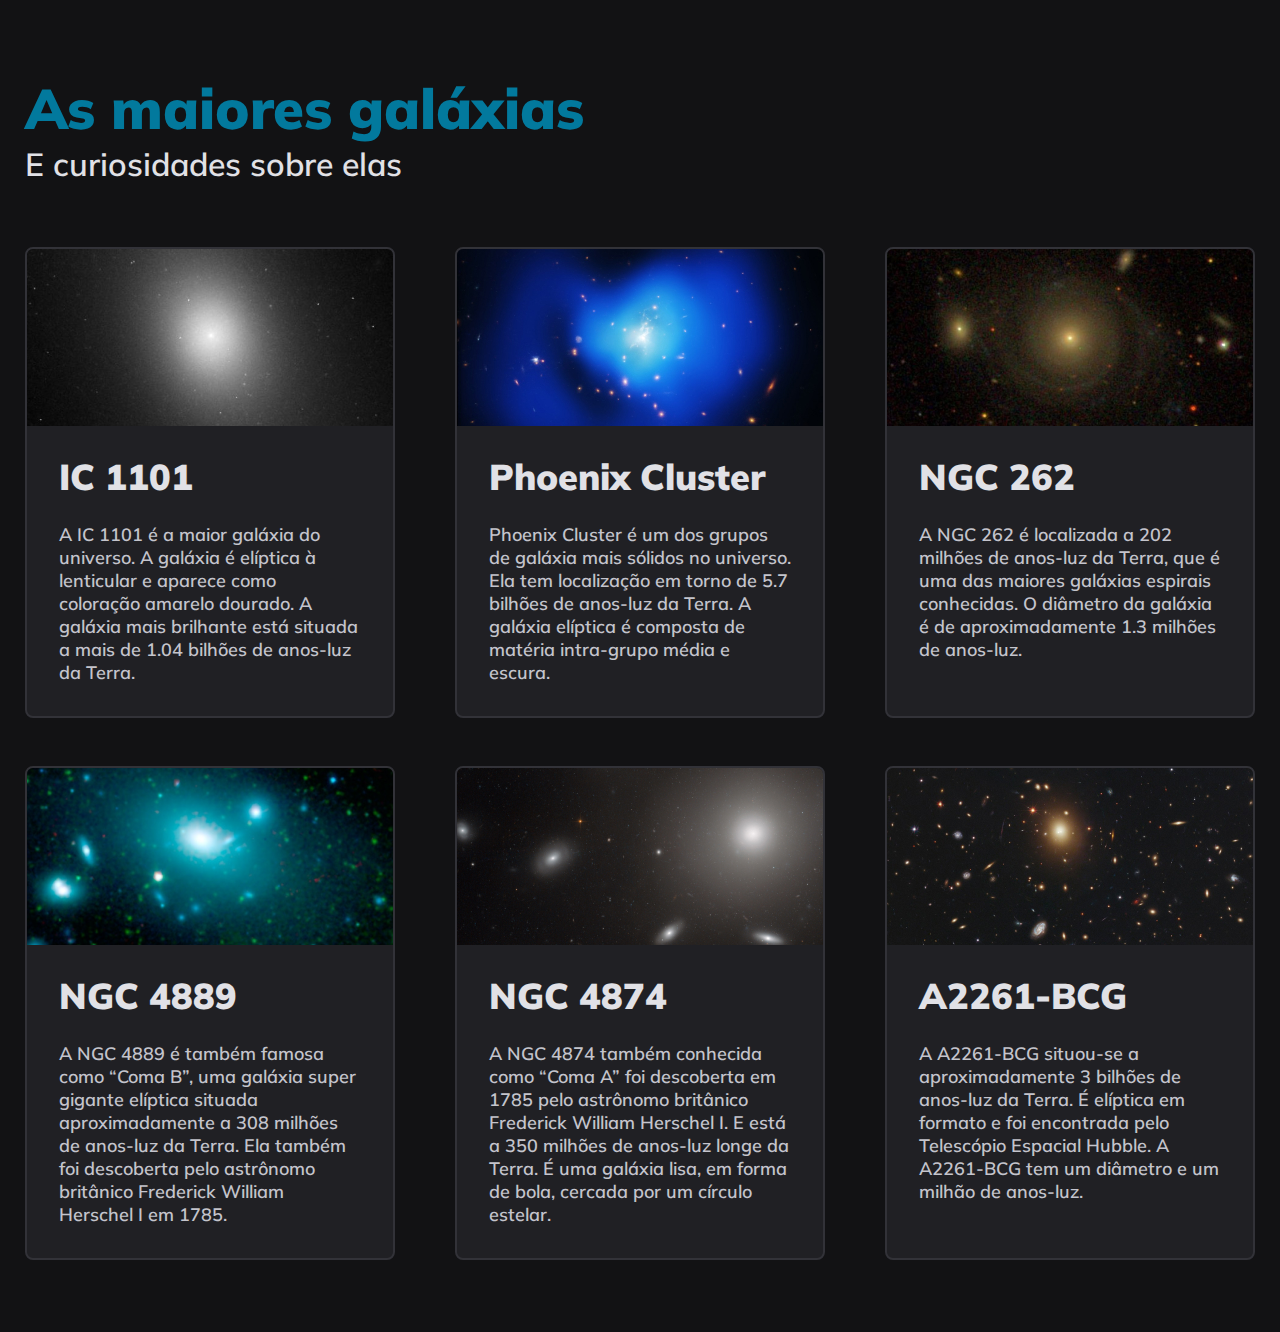
<file: GALAXIAS/index.html>
<!DOCTYPE html>
<html lang="en">
<head>
  <meta charset="UTF-8">
  <meta name="viewport" content="width=device-width, initial-scale=1.0">
  <title>Galaxias</title>
  <link rel="stylesheet" href="style.css">
  <link rel="preconnect" href="https://fonts.googleapis.com">
<link rel="preconnect" href="https://fonts.gstatic.com" crossorigin>
<link href="https://fonts.googleapis.com/css2?family=Mulish:wght@400;600;900&display=swap" rel="stylesheet">
</head>
<body>
  <header>
    <h1>As maiores galáxias</h1>
    <p>E curiosidades sobre elas</p>
  </header>
  <main>
    <div class="card">
    <img src="./img/image 1 (1).jpg" alt="">
    <h2>IC 1101</h2>
    <p>A IC 1101 é a maior galáxia do universo. A galáxia é elíptica à lenticular e aparece como coloração amarelo dourado. A galáxia mais brilhante está situada a mais de 1.04 bilhões de anos-luz da Terra. </p>
  </div>

  <div class="card">
    <img src="./img/image 2.jpg" alt="">
    <h2>Phoenix Cluster</h2>
<p>Phoenix Cluster é um dos grupos de
   galáxia mais sólidos no universo.
    Ela tem localização em torno de 5.7 bilhões
     de anos-luz da Terra. A galáxia elíptica é
      composta de matéria intra-grupo média e escura.
    </p>
</div>
  
<div class="card">
  <img src="./img/image 3.jpg" alt="">
  <h2>NGC 262</h2>
<p>A NGC 262 é localizada a 202 milhões de anos-luz da Terra, que é uma das maiores galáxias espirais conhecidas. O diâmetro da galáxia é de aproximadamente 1.3 milhões de anos-luz. 
  </p>
</div>

<div class="card">
  <img src="./img/image 4.png" alt="">
  <h2>NGC 4889</h2>
<p>A NGC 4889 é também famosa como “Coma B”, uma galáxia super gigante elíptica situada aproximadamente a 308 milhões de anos-luz da Terra. Ela também foi descoberta pelo astrônomo britânico Frederick William Herschel I em 1785.
  </p>
</div>

<div class="card">
  <img src="./img/image 5.jpg" alt="">
  <h2>NGC 4874</h2>
<p>A NGC 4874 também conhecida como “Coma A” foi descoberta em 1785 pelo astrônomo britânico Frederick William Herschel I. E está a 350 milhões de anos-luz longe da Terra. É uma galáxia lisa, em forma de bola, cercada por um círculo estelar.
  </p>
</div>

<div class="card">
  <img src="./img/image 3 (2).jpg" alt="">
  <h2>A2261-BCG</h2>
<p>A A2261-BCG situou-se a aproximadamente 3 bilhões de anos-luz da Terra. É elíptica em formato e foi encontrada pelo Telescópio Espacial Hubble. A A2261-BCG tem um diâmetro e um milhão de anos-luz.
  </p>
</div>
</main>
</body>
</html>
</file>
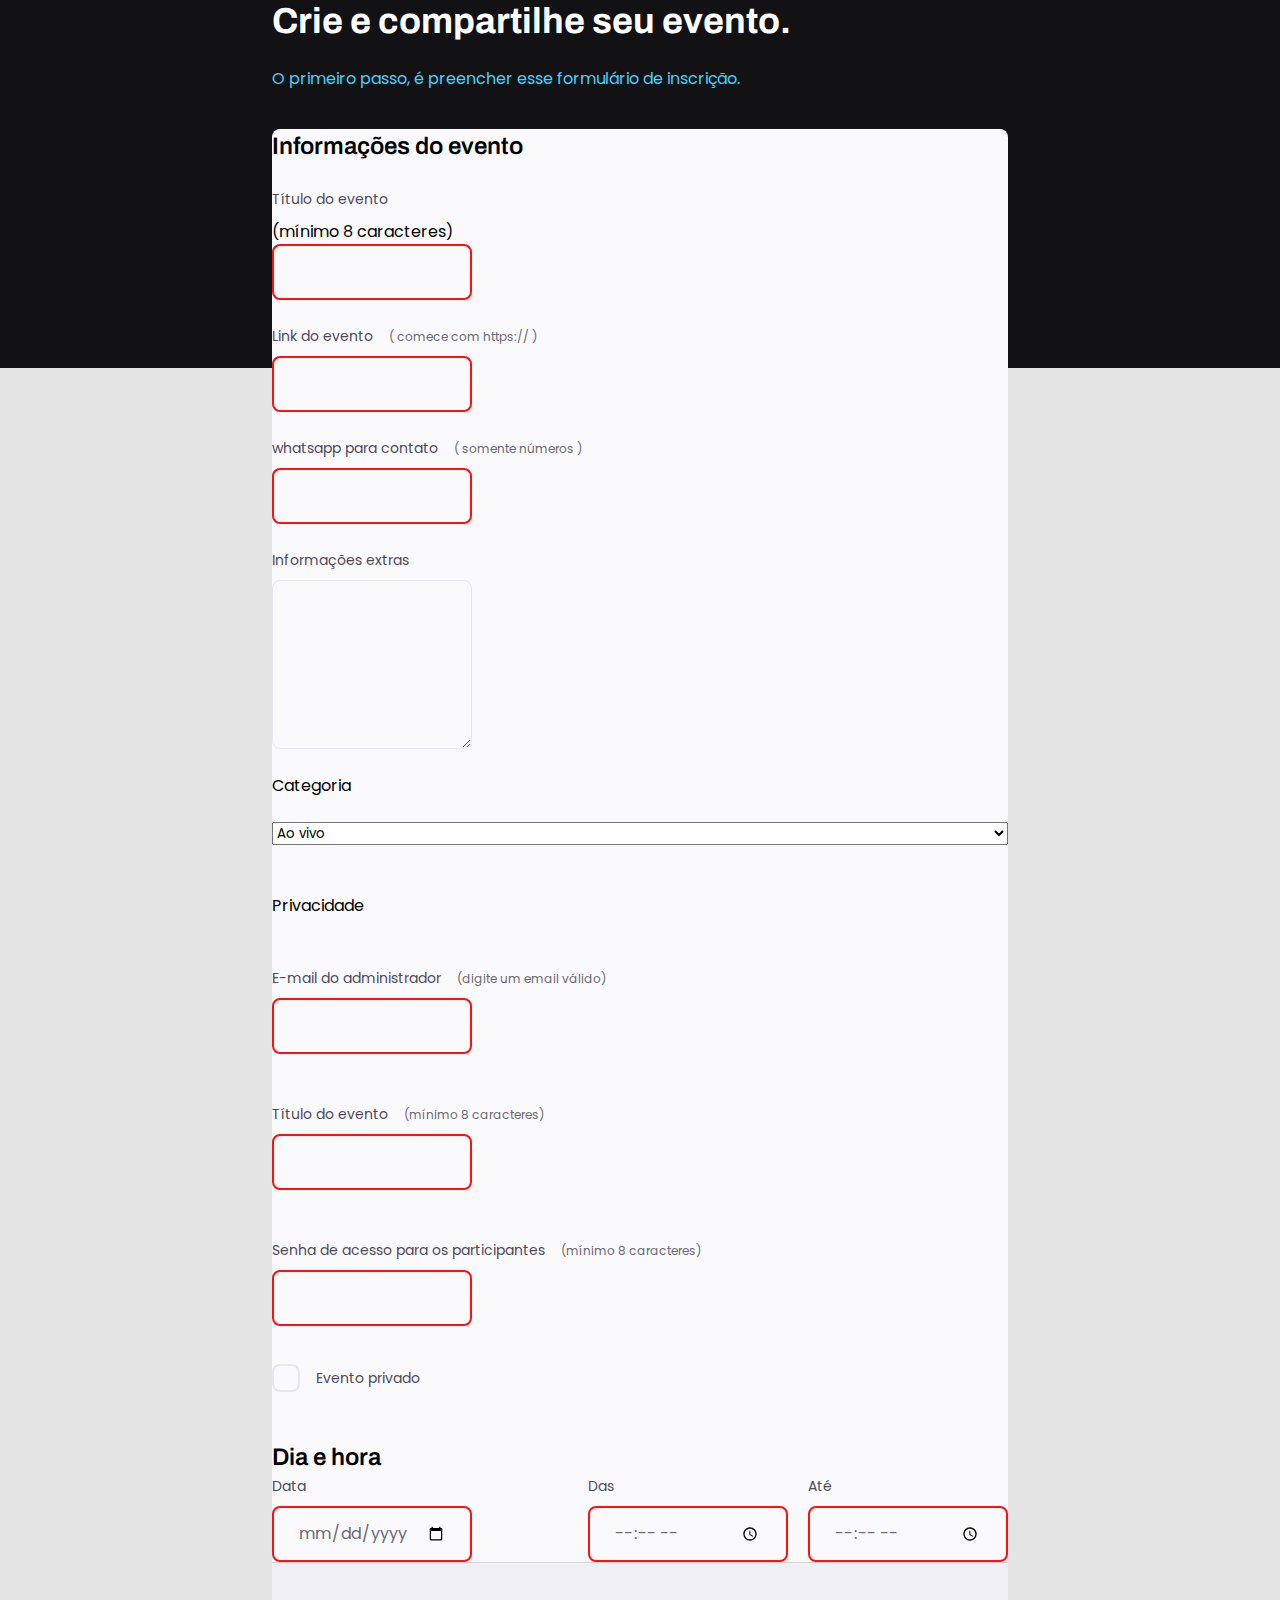
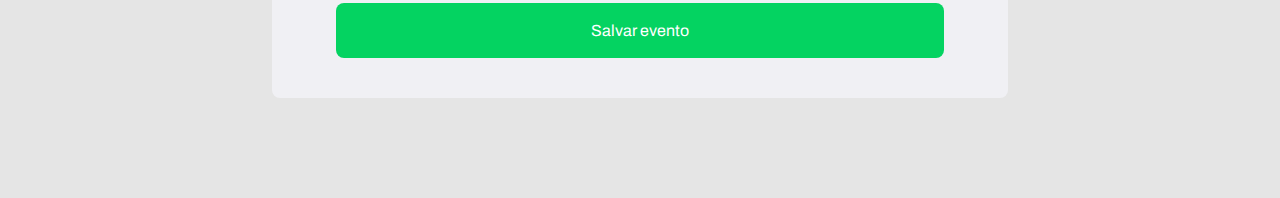
<file: Projeto 3/index.html>
<!DOCTYPE html>
<html lang="pt-br">
  <head>
    <link rel="preconnect" href="https://fonts.googleapis.com">
    <link rel="preconnect" href="https://fonts.gstatic.com" crossorigin>
  <meta charset="UTF-8">
  <meta name="viewport" 
  content="width=device-width,
   initial-scale=1.0">
  <title>Crie seu evento
  </title>
  <link rel="stylesheet"
   href="style.css">

   <link href="https://fonts.googleapis.com/css2?family=Archivo:wght@600;700&family=Poppins&display=swap" rel="stylesheet">
   
</head>

<body>

  <div class="page">
    <header>
      <h1>Crie e compartilhe 
        seu evento.</h1>
      <p>O primeiro passo, é preencher esse formulário de inscrição.</p>
    </header>
    <form id="form">

     <fieldset>
  <div class="fieldset-wraper">

    <legend>
      Informações do evento
    </legend>

    <div class="input-wrapper">
      <label for="event-title">
        Título do evento 
      </label>
    
      <span>(mínimo 8 caracteres)</span>
      <input type="text" 
      id="event-title"required minlength="8"/>
    </div>


    <div class="input-wrapper">
      <label for="event-link">
        Link do evento 
        <span>( comece com https:// )</span>
      </label>
    
      <input type="url" 
      id="event-link"required/>

    </div>

    <div class="input-wrapper">
      <label for="event-whatsapp">
        whatsapp para contato
        <span>( somente números )</span>
      </label>
    
      <input type="number" 
      id="event-whatsapp"required minlength="9"/>

    </div>

    <div class="input-wrapper">
      <label for="event-info">
        Informações extras 
      </label>
      <textarea id="event-info" required ></textarea>
    </div>
    <div class="input-category">
      <label for="event-whatsapp">
        Categoria
      </label>
    
      <select id="input-category">
        <option value="live">Ao vivo</option>
        <option value="podcast">Podcast</option>
        <option value="Mentorship">Mentoria</option>
      </select>

    </div>
  </div>
     </fieldset>
     <div class="fieldset-wraper">
       <legend>
         Privacidade
       </legend>
     </div>
   
     <div class="input-wrapper">
       <label for="event-g-mail">
         E-mail do administrador
         <span>(digite um email válido)</span>
       </label>
     
       <input type="email" 
       id="event-g-mail"required/>
     </div>
       <div class="input-wrapper">
         <label for="event-title">
           Título do evento 
           <span>(mínimo 8 caracteres)</span>
         </label>
       
         <input type="text" 
         id="event-title"required minlength="8"/>
       </div>
       <div class="input-wrapper">
         <label for="event-password">
           Senha de acesso para os participantes
           <span>(mínimo 8 caracteres)</span>
         </label>
       
         <input type="password" 
         id="event-password"required minlength="8"/>
   
         <div class="checkbox-wrapper">
           <input type="checkbox" 
           id="checkbox-wrapper"/>
           <label for="event-checketbox">
             Evento privado
           </label>
         </div>

     <fieldset>
      
        
    </div>
     </fieldset>

     <fieldset>
  <div class="fieldset-wraper">
    <legend>
      Dia e hora
    </legend>
  </div>
  <div class="col-3">
        <div class="input-wrapper">
          <label for="event-date">
            Data
          </label>
        
          <input type="date" 
          id="event-date"required/>
        </div>
        <div class="input-wrapper">
          <label for="event-begin">
            Das
          </label>
        
          <input type="time" 
          id="event-begin"required/>
        </div>
        <div class="input-wrapper">
          <label for="event-end">
            Até
          </label>
        
          <input type="time" 
          id="event-end"required/>
        </div>
  </div>

     </fieldset>

     
    </form>
    <footer>
     <input class="button" type="submit" value="Salvar evento" form="form">
    </footer>

  </div>
</body>
</html>
</file>
<file: GALAXIAS/style.css>
* {
  margin: 0;
  padding: 0;
  box-sizing: border-box;
}

:root {
  font-family: Mulish;
}

body {
  background: #121214;
  padding: 72px 104px;
  display: grid;
  justify-content: center;
}

header h1 {
  font-weight: 900;
  font-size: 56px;
  line-height: 72px;
  color: #02799d;
}

header p {
  font-weight: 600;
  font-size: 32px;
  line-height: 40px;
  color: #e1e1e6;
}

main {
  margin-top: 63px;
  display: grid;
  grid-template-columns: repeat(3, 370px);
  gap: 48px 60px;

}

.card {
  overflow: hidden;
  background: #202024;
  border: 2px solid #323238;
  border-radius: 8px;
}

.card h2 {
  color: #e1e1e6;
  font-weight: 900;
  font-size: 36px;
  padding: 24px 32px 0;
}

.card p {
  color: #C4C4CC;
  font-size: 18px;
  font-weight: 600;
  padding: 24px 32px 32px;
}
</file>
<file: Projeto 3/style.css>
* {
  padding: 0;
  margin: 0;
  box-sizing: border-box;
}

body, input, select, textarea {
  font-family: 'Poppins', sans-serif;
}

body {
background: #E5E5E5;

}

body::before {
  content: '';
  width: 100%;
  height: 368px;
  top: 0;
  left: 0;z-index: -1;

 position: absolute;
    background: #121214;
}

.page {
  width: 736px;
  margin: 0 auto;
}

head {
  width: 319px;
  margin-top: 74px;
}

header h1 {
  font-family: 'Archivo', sans-serif;
font-weight: bold;
font-size: 36px;
line-height: 42px;
color: white;
margin-bottom: 24px;
}

p {
  font-size: 16px;
  line-height: 25px;
  color: #42D3FF;
}

form {
  background: #FAFAFC;
  margin-top: 38px;
  min-height: 300px;
  border-radius: 8px 8px 0px 0px;
  display: flex;
  flex-direction: column;
  gap: 48px;
}

fieldset {
  border: none;
}

.fieldset-wraper, .input-category {
  display: flex;
  flex-direction: column;
  gap: 24px;
}

fieldset legend {
  font-family: 'Archivo';
  font-weight: 600;
  font-size: 24px;
line-height: 34px;
}

.input-wrapper {
  display: flex;
  flex-direction: column;
}

.input-wrapper label,
.checkbox-wrapper label
 {
  font-size: 14px;
  line-height: 24px;
  color: #4E4958;
  margin-bottom: 8px;
}

.input-wrapper label span{
  margin-left: 12px;
  font-size: 12px;
  line-height: 20px;
  color: #6b6872;
}

.input-wrapper input, .input-wrapper textarea, .input-wrapper select {
  background: #FAFAFC;
  border: 1px solid #E6E6F0;
  border-radius: 8px;
  width: 200px;
  height: 56px;
  padding: 0 24px;
  font-size: 16px;
  line-height: 26px;
  color: #6b6872;
}

.input-wrapper textarea {
  padding: 0;
  height: 169px;
  appearance: none;
  -moz-appearance: none; 
  -webkit-appearance: none;
  -ms-appearance: none
}
 
.input-wrapper select {
  background-image: url("data:image/svg+xml,%3Csvg width='24' height='24' viewBox='0 0 24 24' fill='none' xmlns='http://www.w3.org/2000/svg'%3E%3Cg clip-path='url(%23clip0_1_54)'%3E%3Cpath d='M8 10L12 14L16 10' stroke='%239C98A6' stroke-width='1.5' stroke-linecap='round' stroke-linejoin='round'/%3E%3C/g%3E%3Cdefs%3E%3CclipPath id='clip0_1_54'%3E%3Crect width='24' height='24' fill='white'/%3E%3C/clipPath%3E%3C/defs%3E%3C/svg%3E%0A");
}

.col-3 {
  display: flex;
  gap: 20px;
}

.col-3 > div:nth-child(1) {
  width: 100%;
}

.checkbox-wrapper label {
  display: flex;
  align-items: center;
  gap: 16px;
  margin: 0;
}

.checkbox-wrapper {
  margin-top: 38px;
  position: relative;
}

.checkbox-wrapper input {
  top: 0;
  left: 0;
  height: 24px;
  width: 24px;
  position: absolute;
  opacity: 0;
}

.checkbox-wrapper label::before {
  content: '';
  height: 24px;
  width: 24px;
  display: block;
  border: 2px solid #E6E6F0;
  border-radius: 8px;
}

.checkbox-wrapper input:checked + label::before {
  background-image: url("data:image/svg+xml,%3Csvg width='26' height='26' viewBox='0 0 26 26' fill='none' xmlns='http://www.w3.org/2000/svg'%3E%3Crect x='1' y='1' width='24' height='24' rx='8' fill='%23FAFAFC' stroke='%23E6E6F0'/%3E%3Cg clip-path='url(%23clip0_2215_21)'%3E%3Cpath d='M10 17.17L5.83 13L4.41 14.41L10 20L22 8L20.59 6.59L10 17.17Z' fill='%2342D3FF'/%3E%3C/g%3E%3Cdefs%3E%3CclipPath id='clip0_2215_21'%3E%3Crect width='24' height='24' fill='white' transform='translate(1 1)'/%3E%3C/clipPath%3E%3C/defs%3E%3C/svg%3E%0A");
}

.checkbox-wrapper input:focus + label::before {
  outline: 2px solid black;
}

footer {
  background: #f0f0f4;
  height: 136px;
  display: flex;
  flex-direction: column;
  padding: 40px 64px;
  margin-bottom: 100px;
  border-top: 1px solid #D6D6D6;
  border-radius: 0px 0px 8px 8px;
}

footer .button {
  height: 56px;
  background: #04D361;
  border: 0;
  border-radius: 8px;
  font-family: "Archivo";
  font-weight: 600px;
  font-size: 16px;
  line-height: 26px;
  color: #FFFFFF;
}

footer .button:hover {
  background: #08a04c;
}

input:invalid {
  border: 2px solid #ff1010;
}
</file>
